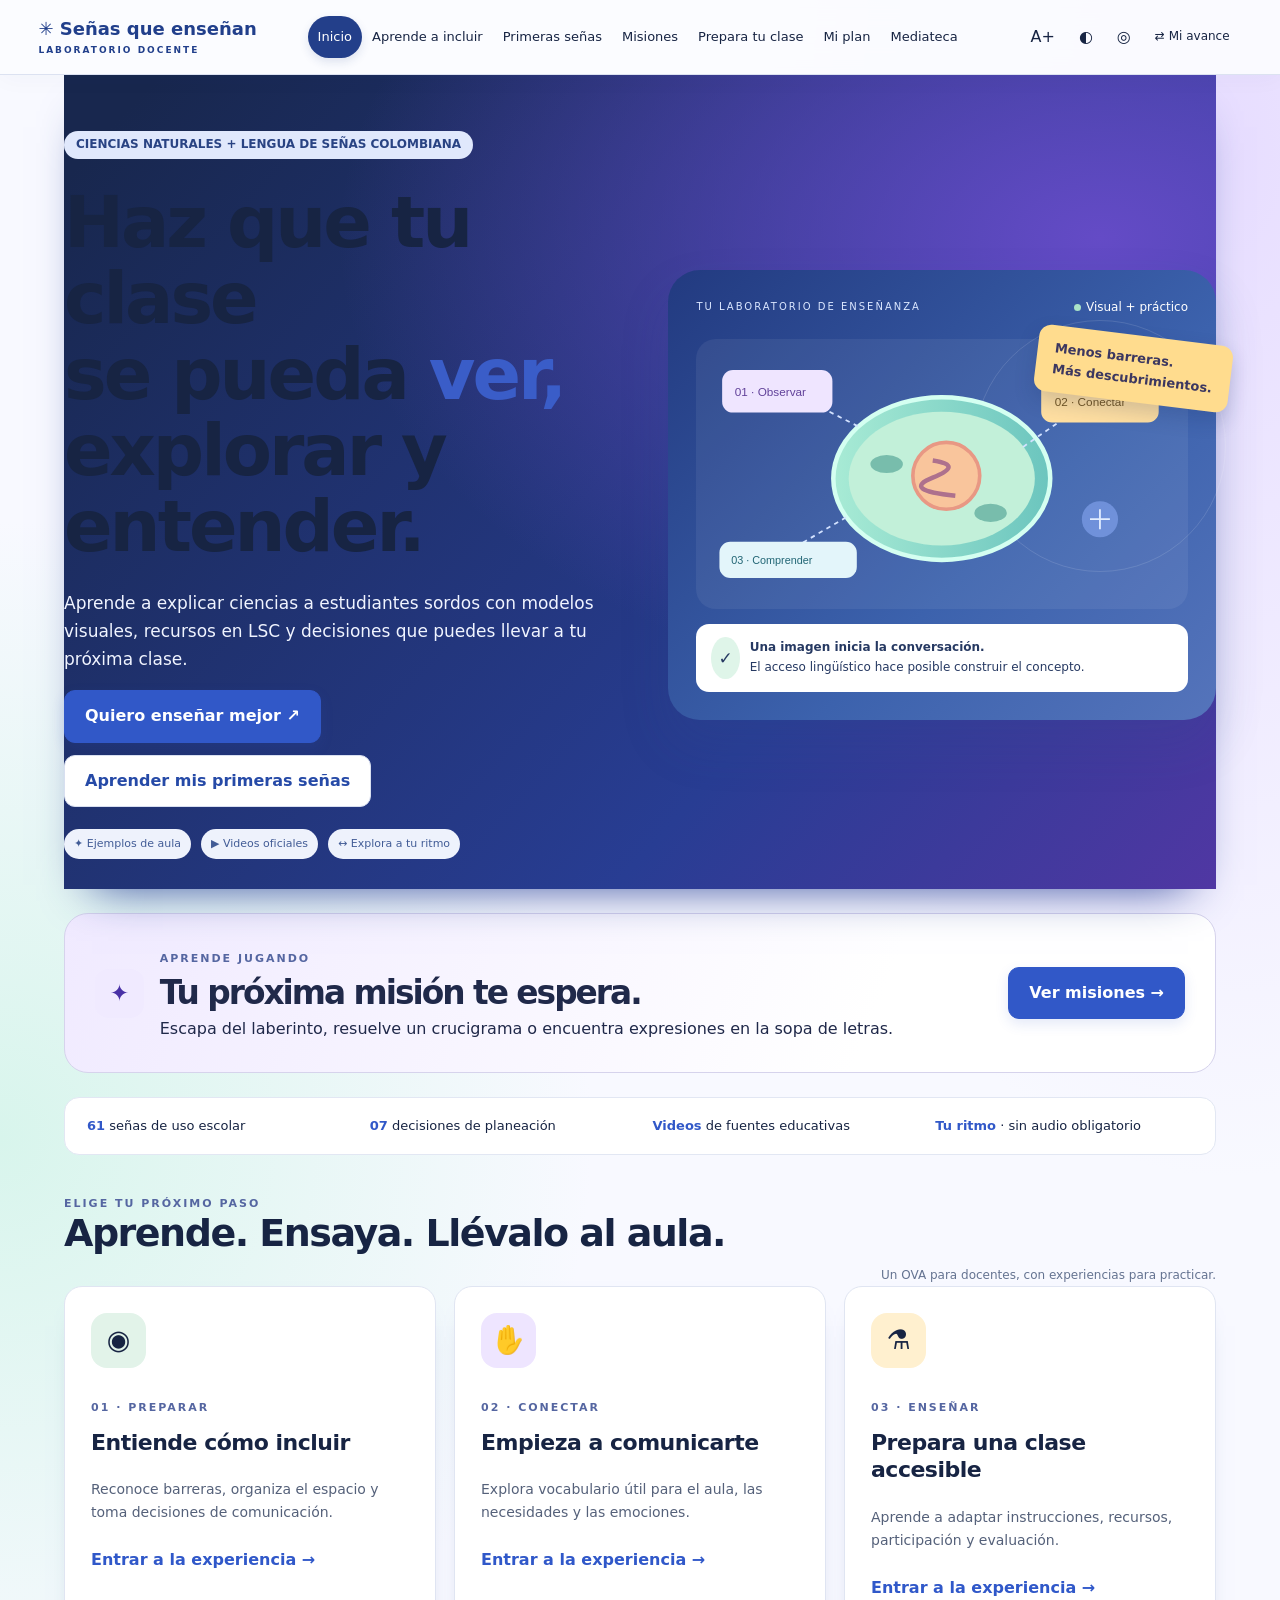
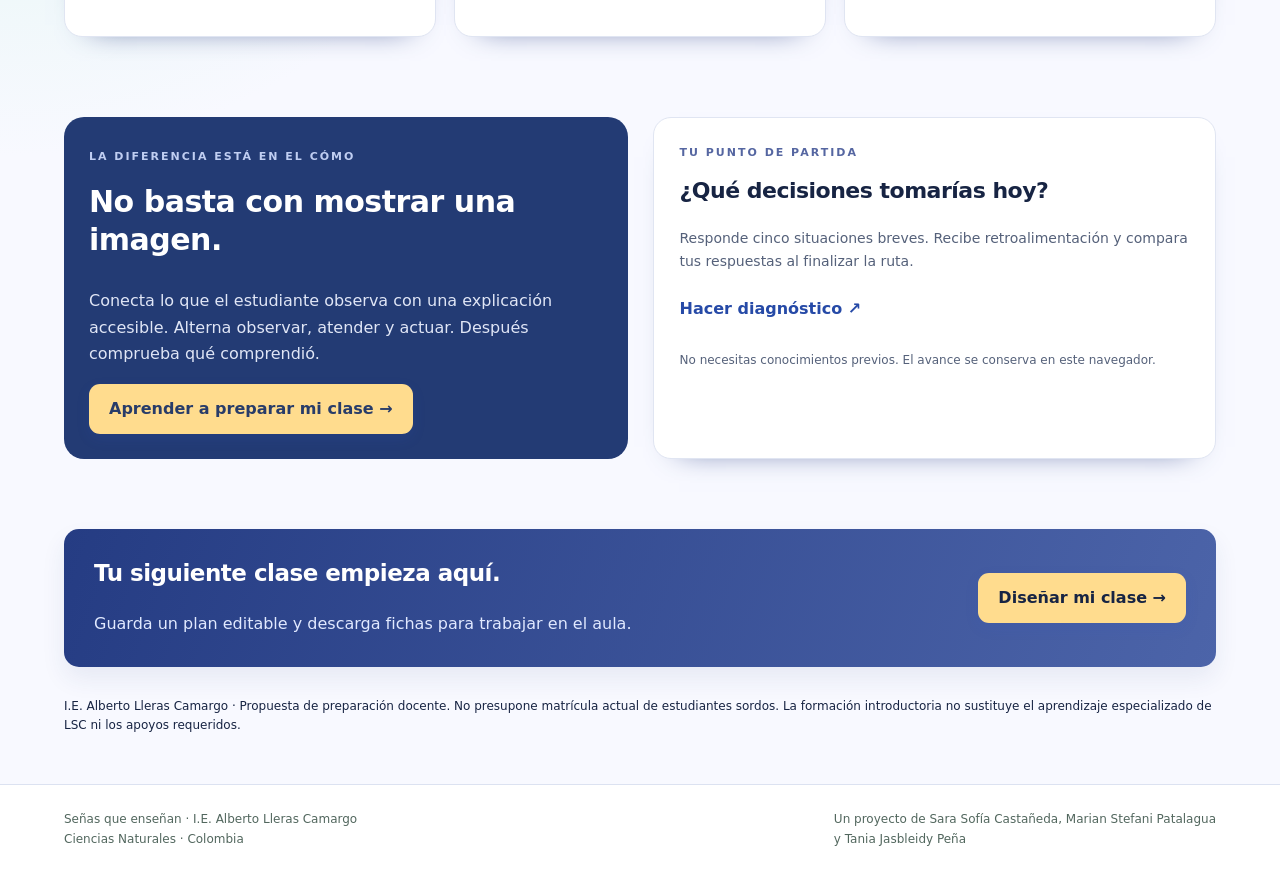
<file: index.html>
<!doctype html><html lang="es"><head><meta charset="utf-8"><meta name="viewport" content="width=device-width,initial-scale=1"><meta name="description" content="Señas que enseñan: laboratorio de preparación docente para Ciencias Naturales inclusivas y acercamiento a la LSC."><title>Señas que enseñan · Laboratorio docente</title><style>
:root{--ink:#163c36;--paper:#f7f6ee;--green:#27594b;--lime:#ddebab;--coral:#f3aa88;--line:#d6ddd1}*{box-sizing:border-box}body{margin:0;background:var(--paper);color:var(--ink);font:16px/1.65 system-ui,sans-serif}button,input,select,textarea{font:inherit}button,a,input,select,textarea{outline-offset:5px}button,a{touch-action:manipulation}button{cursor:pointer}a{color:inherit}header{display:flex;align-items:center;justify-content:space-between;padding:20px 4%;border-bottom:1px solid var(--line);gap:20px}.brand{font-size:19px;font-weight:750;text-decoration:none;line-height:1.15}.brand small{display:block;font-size:10px;letter-spacing:2px;margin-top:6px}nav{display:flex;gap:7px;flex-wrap:wrap}nav button,.tools button{background:none;border:0;padding:9px 12px;color:var(--ink);border-radius:24px}nav button[aria-current=page]{background:var(--green);color:white}.tools{display:flex;gap:3px}.layout{max-width:1400px;margin:auto;padding:0 5%}main{min-height:75vh}h1,h2,h3,p{margin-top:0}h1,h2{line-height:1.08;letter-spacing:-2px}h1{font-size:clamp(44px,5.9vw,80px);font-weight:550;margin-bottom:25px}h2{font-size:clamp(34px,4vw,52px);font-weight:550}h3{line-height:1.25;font-size:23px;letter-spacing:-.5px}.eyebrow{font-size:11px;text-transform:uppercase;letter-spacing:2px;font-weight:750}.hero{display:grid;grid-template-columns:1.1fr 1fr;gap:60px;padding:65px 0 45px;align-items:center}.hero p{max-width:520px;color:#50675e;font-size:18px}.tag{display:inline-block;border:1px solid #bccaba;border-radius:20px;padding:4px 12px;font-size:12px;margin-bottom:25px}.btn{border:1px solid var(--green);border-radius:7px;padding:12px 20px;background:var(--green);color:white;font-weight:650;text-decoration:none;display:inline-block}.btn.light{background:transparent;color:var(--ink)}.actions{display:flex;gap:12px;flex-wrap:wrap}.art{background:#e4ebd7;border-radius:140px 140px 18px 18px;min-height:420px;position:relative;display:grid;place-items:center;overflow:hidden}.art svg{width:100%;max-width:460px}.floating{position:absolute;bottom:22px;left:24px;right:24px;background:#fffdf3;padding:15px 18px;border-radius:12px;font-size:13px}.stats{display:flex;gap:40px;padding:20px 0 32px;border-bottom:1px solid var(--line)}.stats strong{display:block;font-size:25px}.stats span{font-size:12px;color:#52675e}.section{padding:40px 0}.sectionhead{display:flex;justify-content:space-between;align-items:end;gap:20px}.grid{display:grid;grid-template-columns:repeat(3,1fr);gap:18px}.card{background:#fffdf6;border:1px solid var(--line);border-radius:13px;padding:26px}.card .num{font-family:Georgia,serif;font-size:32px;display:block;margin-bottom:20px}.card p{color:#4c625b;font-size:14px}.card button{border:0;background:none;color:var(--green);padding:0;font-weight:700}.pill{font-size:11px;background:#eaf0df;padding:4px 9px;border-radius:15px}.banner{background:var(--ink);color:white;border-radius:15px;padding:30px;display:flex;gap:30px;justify-content:space-between;align-items:center;margin:30px 0}.banner p{margin:0;color:#d8e4d7}.banner .btn{background:var(--lime);color:var(--ink);white-space:nowrap}.pagehead{padding:45px 0 25px;max-width:800px}.pagehead p{color:#50675e}.tabs{display:flex;gap:9px;margin:12px 0 25px;flex-wrap:wrap}.tabs button{padding:9px 17px;border:1px solid var(--line);border-radius:30px;background:white;color:var(--ink)}.tabs button.active{background:var(--ink);color:white}.two{display:grid;grid-template-columns:1fr 1fr;gap:25px}.note{border-left:3px solid var(--coral);padding:12px 18px;background:#fff2e8;margin:20px 0;font-size:14px}.progress{height:7px;background:#dee4d7;border-radius:10px;overflow:hidden;margin:14px 0}.progress span{display:block;height:100%;background:var(--green)}.option{display:block;width:100%;text-align:left;border:1px solid var(--line);padding:15px;margin:10px 0;background:white;border-radius:8px;color:var(--ink)}.option:hover{border-color:var(--green)}.feedback{padding:15px;background:#edf2dc;margin-top:12px;border-radius:8px}label{display:block;margin:14px 0 6px;font-weight:600;font-size:14px}input,select,textarea{width:100%;padding:11px;border:1px solid #a8b8aa;border-radius:6px;background:white;color:var(--ink)}textarea{min-height:90px}.check{display:flex;gap:10px;font-weight:400}.check input{width:18px}.resource{display:block;text-decoration:none;border-bottom:1px solid var(--line);padding:18px 0}.resource strong{display:block}.resource span{font-size:13px;color:#50675e}.science{min-height:300px;background:#e9eddf;border-radius:15px;display:grid;place-items:center;padding:20px}.science svg{width:100%;max-height:310px}.concepts{display:flex;gap:10px;flex-wrap:wrap;margin:20px 0}.concepts button{border:1px solid var(--green);background:white;color:var(--green);padding:9px 15px;border-radius:25px}footer{border-top:1px solid var(--line);padding:25px 5%;font-size:12px;color:#52675e;display:flex;justify-content:space-between;gap:25px}.sr{position:absolute;left:-9999px}.contrast{--paper:#fff;--ink:#092c24;--line:#7b8a7a}.large{font-size:19px}.large p,.large .card p{font-size:18px}details{border-bottom:1px solid var(--line);padding:16px 0}summary{cursor:pointer;font-weight:650}.complete{color:#426441;font-size:12px}video{width:100%;max-height:350px;background:#173a33;border-radius:12px}@media(max-width:900px){header{flex-wrap:wrap}nav{order:3;width:100%}.hero{gap:25px}.grid{grid-template-columns:1fr 1fr}.art{min-height:350px}.tools{margin-left:auto}}@media(max-width:600px){.hero,.two{grid-template-columns:1fr}.hero{padding-top:30px}.art{min-height:330px;order:2}.grid{grid-template-columns:1fr}.stats{gap:25px}.sectionhead,.banner{align-items:start;flex-direction:column}h1{font-size:49px}nav button{font-size:13px;padding:8px}.layout{padding:0 6%}footer{flex-direction:column}}@media(prefers-reduced-motion:reduce){*{scroll-behavior:auto!important}}@media print{header,footer,nav,.actions,.noprint{display:none!important}body{background:white}.layout{padding:0}.card{break-inside:avoid}main{min-height:0}}
</style><link rel="stylesheet" href="upgrade.css"><link rel="stylesheet" href="final-polish.css"><link rel="stylesheet" href="juegos.css"><meta name="theme-color" content="#294b9d"></head><body><a class="sr" href="#main">Saltar al contenido</a><header><a href="#inicio" class="brand">✳ Señas que enseñan<small>LABORATORIO DOCENTE</small></a><nav aria-label="Principal"></nav><div class="tools"><button id="size" aria-label="Aumentar tamaño del texto">A+</button><button id="contrast" aria-label="Cambiar contraste">◐</button></div></header><main id="main" class="layout" tabindex="-1"></main><footer><span>Señas que enseñan · I.E. Alberto Lleras Camargo<br>Ciencias Naturales · Colombia</span><span>Un proyecto de Sara Sofía Castañeda, Marian Stefani Patalagua<br>y Tania Jasbleidy Peña</span></footer><script>
const $=s=>document.querySelector(s),main=$('#main');let data;try{data=JSON.parse(localStorage.getItem('senasOVA')||'{}')}catch{data={}}data.done??=[];const save=()=>localStorage.setItem('senasOVA',JSON.stringify(data));const esc=s=>String(s??'').replace(/[&<>"']/g,c=>({'&':'&amp;','<':'&lt;','>':'&gt;','"':'&quot;',"'":'&#39;'}[c]));let lesson=0,topic=0,qi=0,score=0,mode='diagnostico';const navs=[['inicio','Inicio'],['ruta','Mi ruta'],['ciencias','Aula de ciencias'],['taller','Diseña tu clase'],['recursos','Biblioteca']];const go=p=>location.hash=p;function head(k,t,p){return `<div class="pagehead"><div class="eyebrow">${k}</div><h2>${t}</h2><p>${p}</p></div>`}const art=`<svg viewBox="0 0 470 420" role="img" aria-label="Ilustración de una planta, una célula y conexiones que representan el aprendizaje visual"><circle cx="240" cy="187" r="132" fill="#cedda6"/><path d="M228 305V151M228 230Q137 240 145 163Q219 159 228 230M228 189Q304 197 309 121Q239 116 228 189" fill="#41694e" stroke="#204c3e" stroke-width="5"/><path d="M190 304h80l-10 60h-60z" fill="#eaa083"/><circle cx="101" cy="104" r="49" fill="#fffbed" stroke="#65816a" stroke-width="2"/><ellipse cx="101" cy="104" rx="33" ry="26" fill="#d3dcae"/><circle cx="104" cy="101" r="12" fill="#d88c72"/><path d="M332 250l48-27 48 27v55l-48 27-48-27z" fill="#fff8e8" stroke="#67846b" stroke-width="2"/><circle cx="380" cy="275" r="11" fill="#dd9279"/><path d="M352 275h56M380 247v56" stroke="#386353" stroke-width="3"/><path d="M125 104h87M274 183l66 67" stroke="#68876d" stroke-dasharray="5 7" fill="none"/><text x="63" y="41" font-size="12" fill="#204c3e" font-family="sans-serif">OBSERVAR</text><text x="320" y="368" font-size="12" fill="#204c3e" font-family="sans-serif">CONECTAR</text></svg>`;
const lessons=[{title:'Comprender antes de adaptar',time:'8 min',tag:'Inclusión y diversidad',text:'La sordera no define una única forma de aprender. Las preferencias de comunicación, la trayectoria lingüística y los apoyos varían entre personas. Pregunta al estudiante cómo prefiere comunicarse y acuerda los apoyos con él y con el equipo educativo.',points:[['Identifica la barrera','Una explicación solo oral o un video sin acceso lingüístico puede impedir participar. Analiza el entorno, sin atribuir la dificultad a falta de capacidad.'],['Cuida la interacción','Habla de frente, con buena iluminación y turnos visibles. Evita explicar mientras escribes de espaldas. No supongas que todas las personas sordas leen los labios.'],['Acuerda los apoyos','Los textos, imágenes y subtítulos complementan el acceso. La LSC y la interpretación se planifican según las necesidades del estudiante.']],q:'Vas a recibir a un estudiante sordo. ¿Cuál es tu primer paso?',opts:['Preguntarle por sus preferencias comunicativas y coordinar apoyos.','Hablar más fuerte en todas las clases.','Reducir los objetivos de aprendizaje.'],a:0,why:'La valoración y el diálogo orientan apoyos pertinentes; no se deben asumir necesidades idénticas.'},{title:'Acercarse a una lengua visual',time:'12 min',tag:'Introducción a la LSC',text:'La Lengua de Señas Colombiana es una lengua natural con organización gramatical propia. Las manos, el espacio, la orientación, el movimiento y los componentes no manuales participan en la construcción del significado. No es español representado palabra por palabra ni una lengua universal.',points:[['Observa material auténtico','Consulta el diccionario y los recursos bilingües de INSOR. Mira la secuencia completa, la expresión y el contexto de uso.'],['Aprende con la comunidad','Busca formación con personas sordas y profesionales competentes. Una lista de palabras o el alfabeto manual no equivale a dominar la LSC.'],['Registra sin inventar','Para cada término científico anota su concepto, la fuente y su contexto. Pueden existir variantes regionales; valida con el equipo lingüístico.']],q:'¿Cómo preparar el vocabulario de una clase sobre ecosistemas?',opts:['Inventar un gesto para cada palabra y presentarlo como LSC.','Consultar recursos de INSOR y validar el uso con personas competentes en LSC.','Traducir cada palabra del español con el alfabeto manual.'],a:1,why:'Los conceptos y usos lingüísticos se contrastan con fuentes confiables. La dactilología no sustituye la explicación de los conceptos.'},{title:'Ciencias que se pueden explorar',time:'15 min',tag:'Estrategias y DUA',text:'Define primero qué debe comprender el estudiante. Después ofrece representaciones complementarias: modelos, secuencias de imágenes, texto claro y acceso lingüístico. Da distintas formas de demostrar el mismo aprendizaje, conservando la exigencia conceptual.',points:[['Antes de la clase','Anticipa objetivo, vocabulario y una guía visual. Revisa la accesibilidad de videos y coordina recursos e interpretación cuando se requiera.'],['Durante la experiencia','Separa los tiempos de observar, atender la explicación y registrar. Usa turnos y señales visuales de seguridad; comprueba comprensión con una tarea.'],['Al evaluar','Permite un modelo, esquema rotulado, explicación escrita o en LSC según los apoyos acordados. Usa criterios equivalentes y retroalimentación concreta.']],q:'¿Qué evidencia evalúa mejor la comprensión de una célula?',opts:['Repetir en voz alta una definición.','Copiar muchas palabras sin relacionarlas.','Construir un modelo y explicar las funciones mediante una modalidad accesible.'],a:2,why:'La evidencia debe mostrar relaciones y funciones; el canal de respuesta no debe convertirse en una barrera.'}];
const questions=[['La LSC es…',['Una lengua natural con gramática propia.','Una lengua universal.','Español hecho con gestos.'],0,'La LSC tiene organización lingüística propia y no es universal.'],['Si un estudiante no accede a un video oral…',['Se omite su participación.','Se ofrecen acceso lingüístico y apoyos visuales pertinentes.','Se baja la dificultad del contenido.'],1,'Se transforma la forma de acceso, manteniendo el propósito de aprendizaje.'],['Para conocer los apoyos necesarios conviene…',['Suponer que basta con leer labios.','Usar el mismo apoyo para todos.','Dialogar con el estudiante y coordinar la valoración educativa.'],2,'Las necesidades y preferencias comunicativas son diversas.'],['Una evaluación inclusiva de estados de la materia puede…',['Aceptar un modelo explicado con criterios comunes.','Medir solo la pronunciación.','Eliminar toda evaluación.'],0,'Se evalúa el concepto científico con modalidades accesibles.'],['¿Qué recurso sirve para contrastar vocabulario en LSC?',['Gestos generados automáticamente sin revisión.','El diccionario y repositorio de INSOR.','Una lista de otra lengua de señas asumida como equivalente.'],1,'Es importante revisar la fuente, el contexto y las variantes de la LSC.']];
function render(){const p=location.hash.slice(1)||'inicio';$('nav').innerHTML=navs.map(([id,t])=>`<button ${p===id?'aria-current="page"':''} onclick="go('${id}')">${t}</button>`).join('');if(p==='inicio')home();else if(p==='juegos'&&typeof renderGameHub==='function'&&window.gameHubReady)renderGameHub();else if(p==='ruta')route();else if(p==='ciencias')science();else if(p==='taller')workshop();else if(p==='recursos')resources();else if(p==='quiz')quiz();else if(p==='valoracion')rating();else home()}
function home(){main.innerHTML=`<section class="hero"><div><span class="tag">Para docentes que abren nuevas posibilidades</span><h1>La ciencia también<br>se enseña con<br><em style="font-family:Georgia;font-weight:400">las manos.</em></h1><p>Un espacio para acercarte a la Lengua de Señas Colombiana y transformar tus clases en experiencias más visuales, accesibles y participativas.</p><div class="actions"><button class="btn" onclick="startQuiz('diagnostico')">Descubre tu punto de partida ↗</button><button class="btn light" onclick="go('ruta')">Explorar la ruta</button></div><p style="font-size:12px;margin-top:18px">A tu ritmo · Sin audio obligatorio · Progreso en este navegador</p></div><div class="art">${art}<div class="floating"><strong>Una mirada distinta. El mismo potencial.</strong><br>Comprender la diversidad es el primer paso para enseñar.</div></div></section><div class="stats"><div><strong>03</strong><span>Estaciones de aprendizaje</span></div><div><strong>03</strong><span>Exploradores de ciencias</span></div><div><strong>01</strong><span>Clase lista para diseñar</span></div></div><section class="section"><div class="sectionhead"><div><div class="eyebrow">TU RECORRIDO</div><h2>De la reflexión al aula.</h2></div><p>Pequeños pasos. Decisiones que incluyen.</p></div><div class="grid">${lessons.map((l,i)=>`<article class="card"><span class="num">0${i+1} <span class="pill">${l.time}</span></span><h3>${l.title}</h3><p>${l.tag}</p><button onclick="lesson=${i};go('ruta')">Explorar estación ↗</button></article>`).join('')}</div></section><div class="banner"><div><h3>Tu próxima clase puede abrir más puertas.</h3><p>Convierte un tema de ciencias en un plan accesible y editable.</p></div><button class="btn" onclick="go('taller')">Entrar al taller →</button></div><p style="font-size:13px">Propuesta de preparación institucional. No presupone matrícula actual de estudiantes sordos. Este acercamiento no sustituye la formación especializada en LSC ni los apoyos de interpretación.</p>`}
function route(){let l=lessons[lesson];main.innerHTML=head('RUTA DE APRENDIZAJE','Aprender para incluir.','Explora las tres estaciones, toma una decisión de aula y recibe retroalimentación.')+`<p class="complete">${data.done.length} de 3 estaciones completadas</p><div class="progress"><span style="width:${data.done.length/3*100}%"></span></div><div class="tabs">${lessons.map((l,i)=>`<button class="${i===lesson?'active':''}" onclick="lesson=${i};route()">${data.done.includes(i)?'✓ ':''}0${i+1} · ${l.tag}</button>`).join('')}</div><div class="two"><article class="card"><span class="eyebrow">ESTACIÓN 0${lesson+1} · ${l.time}</span><h2 style="font-size:38px;margin-top:15px">${l.title}</h2><p>${l.text}</p>${l.points.map(([t,p])=>`<details open><summary>${t}</summary><p>${p}</p></details>`).join('')}${lesson===1?'<a class="btn light" href="https://educativo.insor.gov.co/catdiccionario/temario/" target="_blank" rel="noopener">Explorar el diccionario INSOR ↗</a>':''}</article><aside class="card route-challenge"><div class="eyebrow">✦ RETO DE AULA</div><h3 style="margin-top:15px">${l.q}</h3>${l.opts.map((o,i)=>`<button class="option" onclick="lessonAnswer(${i})">${o}</button>`).join('')}<div id="lf" aria-live="polite"></div></aside></div><div class="actions section"><button class="btn light" onclick="go('ciencias')">Explorar Ciencias Naturales</button><button class="btn" onclick="startQuiz('final')">Evaluación de cierre</button></div>`}
function lessonAnswer(i){let l=lessons[lesson],ok=i===l.a;if(ok&&!data.done.includes(lesson)){data.done.push(lesson);save()}$('#lf').innerHTML=`<div class="feedback"><strong>${ok?'✓ Decisión pertinente.':'Revisa tu decisión.'}</strong><p>${l.why}</p>${ok?`<button class="btn" onclick="${lesson<2?'lesson++;route()':"go('taller')"}">${lesson<2?'Siguiente estación →':'Diseñar mi clase →'}</button>`:''}</div>`}
function startQuiz(m){mode=m;qi=0;score=0;if(location.hash==='#quiz')quiz();else go('quiz')}
function quiz(){main.innerHTML=head(mode==='final'?'EVALUACIÓN DE CIERRE':'DIAGNÓSTICO INICIAL',mode==='final'?'Comprueba tus decisiones.':'¿Desde dónde comienzas?','Cinco preguntas de selección única. Es una autoevaluación orientativa, no una certificación en LSC.')+`<div class="card" style="max-width:850px"><span class="eyebrow">PREGUNTA ${qi+1} DE 5</span><div class="progress"><span style="width:${qi*20}%"></span></div><h3>${questions[qi][0]}</h3>${questions[qi][1].map((o,i)=>`<button class="option" onclick="quizAnswer(${i})">${o}</button>`).join('')}<div id="qf" aria-live="polite"></div></div>`}
function quizAnswer(i){main.querySelectorAll('.option').forEach(b=>b.disabled=true);let q=questions[qi],ok=i===q[2];if(ok)score++;$('#qf').innerHTML=`<div class="feedback"><strong>${ok?'✓ Correcto':'Una oportunidad para aprender'}</strong><p>${q[3]}</p><button class="btn" onclick="quizNext()">${qi===4?'Ver resultado':'Continuar →'}</button></div>`}
function quizNext(){if(++qi<5){quiz();return}data[mode]={score,date:new Date().toLocaleDateString('es-CO')};save();main.innerHTML=head('TU RESULTADO',`${score} de 5 decisiones acertadas.`,score<4?'Te recomendamos recorrer las estaciones y volver a intentarlo.':'Continúa aplicando estos criterios en tu planeación.')+`<div class="card"><p>Este resultado refleja conocimientos introductorios, no competencia comunicativa en LSC.</p>${data.diagnostico&&data.final?`<p>Diagnóstico: <strong>${data.diagnostico.score}/5</strong> · Cierre: <strong>${data.final.score}/5</strong>. Comparación individual; no demuestra por sí sola el impacto del proyecto.</p>`:''}<div class="actions"><button class="btn" onclick="go('ruta')">Ir a mi ruta</button><button class="btn light" onclick="go('valoracion')">Valorar el OVA</button></div></div>`}
const topics=[{title:'Ecosistemas',goal:'Explicar relaciones entre componentes bióticos y abióticos de un ecosistema.',labels:['Sol','Agua','Plantas','Descomponedores'],desc:['La luz aporta energía para la fotosíntesis. No todos los organismos obtienen energía directamente del Sol.','El agua es un componente abiótico esencial. Su disponibilidad influye en los organismos del ecosistema.','Las plantas producen materia orgánica mediante fotosíntesis y forman parte de redes alimentarias.','Hongos y bacterias descomponen materia orgánica y contribuyen al reciclaje de nutrientes.'],activity:'Construir una red con tarjetas y flechas rotuladas. Pedir que explique una relación y prediga qué ocurriría si cambia el agua disponible.',svg:'<circle cx="70" cy="55" r="28" fill="#e9b95e"/><path d="M25 230Q120 160 230 220T430 210V290H25" fill="#a8c47f"/><path d="M180 225v-95M180 180q-60 5-53-50q55 0 53 50M180 158q55 3 55-48q-48 0-55 48" fill="#477455" stroke="#315b44" stroke-width="4"/><path d="M285 235q35-38 100-5" fill="none" stroke="#6bafbd" stroke-width="15"/><path d="M100 80l50 47M230 220l65 20" stroke="#496e53" stroke-width="3" stroke-dasharray="6 7"/>'},{title:'La célula',goal:'Relacionar membrana, citoplasma y material genético con sus funciones básicas.',labels:['Membrana','Citoplasma','Material genético'],desc:['La membrana delimita la célula y regula intercambios con el entorno.','El citoplasma es el medio interno donde ocurren numerosos procesos celulares.','El ADN contiene información hereditaria. En células eucariotas gran parte se encuentra en el núcleo; las procariotas no tienen núcleo delimitado.'],activity:'Crear un modelo de célula eucariota con etiquetas. Asociar estructura y función, y aclarar que el modelo no representa todos los tipos celulares.',svg:'<ellipse cx="225" cy="150" rx="165" ry="112" fill="#aac69c" stroke="#315f4b" stroke-width="10"/><ellipse cx="225" cy="150" rx="140" ry="91" fill="#dbe4bd"/><circle cx="220" cy="145" r="43" fill="#dc9c88" stroke="#966c62" stroke-width="3"/><path d="M202 122q40 5 0 25t30 23" stroke="#805a55" fill="none" stroke-width="4"/><ellipse cx="120" cy="140" rx="23" ry="12" fill="#b2c6a1"/><ellipse cx="310" cy="180" rx="23" ry="12" fill="#b2c6a1"/>'},{title:'Estados de la materia',goal:'Distinguir sólido, líquido y gas mediante organización y movilidad de partículas.',labels:['Sólido','Líquido','Gas'],desc:['En un sólido, las partículas están próximas y oscilan alrededor de posiciones relativamente fijas. Tiene forma y volumen definidos.','En un líquido, las partículas permanecen próximas y se desplazan unas respecto de otras. Tiene volumen definido y adopta la forma del recipiente.','En un gas, las partículas están muy separadas y se mueven libremente. Se expande para ocupar el recipiente.'],activity:'Comparar tres modelos de partículas y justificar una clasificación. Observar hielo que se derrite sin confundir el cambio de estado con la desaparición de la materia.',svg:[0,1,2].map((n)=>`<rect x="${20+n*145}" y="45" width="120" height="190" rx="8" fill="#f8f7eb" stroke="#6e8974"/>`+Array.from({length:12},(_,i)=>`<circle cx="${n===0?40+(i%3)*30:n===1?185+(i%3)*30+(i%2)*6:325+(i%3)*35}" cy="${n===0?120+Math.floor(i/3)*27:n===1?130+Math.floor(i/3)*24:70+Math.floor(i/3)*45}" r="7" fill="${['#4b7054','#6c9baf','#cb896f'][n]}"/>`).join('')).join('')}];
function science(){let t=topics[topic];main.innerHTML=head('AULA DE CIENCIAS','Haz visible el concepto.','Exploradores visuales para ensayar decisiones didácticas. Las ilustraciones son modelos simplificados; no representan señas.')+`<div class="tabs">${topics.map((t,i)=>`<button class="${i===topic?'active':''}" onclick="topic=${i};science()">${t.title}</button>`).join('')}</div><div class="two"><div><div class="science"><svg viewBox="0 0 450 300" role="img" aria-label="Modelo visual de ${t.title}">${t.svg}</svg></div><div class="concepts">${t.labels.map((l,i)=>`<button onclick="$('#concept').textContent=topics[topic].desc[${i}]">${l}</button>`).join('')}</div><div id="concept" class="feedback" aria-live="polite">Selecciona un concepto para explorar su función.</div></div><article class="card"><div class="eyebrow">PROPÓSITO DE APRENDIZAJE</div><h3>${t.goal}</h3><h4>Una experiencia accesible</h4><p>${t.activity}</p><h4>Antes de llevarla al aula</h4><p>Anticipa vocabulario, acuerda acceso lingüístico y permite observar el modelo antes de explicar. Usa flechas con etiquetas y verifica la comprensión con una producción del estudiante.</p><button class="btn" onclick="data.plan={...(data.plan||{}),tema:topics[topic].title,objetivo:topics[topic].goal};save();go('taller')">Diseñar con este tema →</button></article></div><div class="banner"><div><h3>De la imagen al acceso lingüístico.</h3><p>Complementa la actividad con materiales auténticos en LSC.</p></div><a class="btn" href="https://educativo.insor.gov.co/edu/course/index.php?categoryid=2" target="_blank" rel="noopener">Ciencias en INSOR ↗</a></div>`}
function workshop(){let p=data.plan||{};main.innerHTML=head('TALLER DE PLANEACIÓN','Una clase. Más formas de participar.','Construye un borrador de clase accesible, guárdalo en este navegador y expórtalo para adaptarlo con tu equipo.')+`<div class="two"><form id="plan" class="card"><label for="tema">Tema</label><input id="tema" name="tema" value="${esc(p.tema)}" placeholder="Ej. Ecosistemas del entorno"><label for="grado">Grado y duración</label><input id="grado" name="grado" value="${esc(p.grado)}" placeholder="Ej. 6.º · 50 minutos"><label for="objetivo">¿Qué debe comprender el estudiante?</label><textarea id="objetivo" name="objetivo">${esc(p.objetivo)}</textarea><label for="barrera">Barrera y preferencias comunicativas por valorar</label><textarea id="barrera" name="barrera" placeholder="Ej. Explicación solo oral; acordar acceso en LSC y apoyos escritos.">${esc(p.barrera)}</textarea><label for="actividad">Secuencia: observar → explorar → explicar</label><textarea id="actividad" name="actividad">${esc(p.actividad)}</textarea><label for="evidencia">Evidencia y criterio de aprendizaje</label><textarea id="evidencia" name="evidencia" placeholder="Ej. Esquema que relaciona tres componentes y explica una interacción.">${esc(p.evidencia)}</textarea><button class="btn" type="submit">Guardar y generar plan →</button><p id="saved" aria-live="polite"></p></form><aside><div class="card"><div class="eyebrow">REVISIÓN DE ACCESIBILIDAD</div><h3>Antes de entrar al aula</h3>${['Objetivo y vocabulario anticipados.','Recursos con texto claro y apoyos visuales.','Acceso lingüístico y apoyos acordados.','Tiempo separado para observar y atender.','Turnos y señales visuales de seguridad.','Opciones de respuesta y criterios equivalentes.'].map((t,i)=>`<label class="check"><input type="checkbox" ${p.checks?.includes(i)?'checked':''} data-check="${i}">${t}</label>`).join('')}<div class="note">Este plan es un apoyo a la planeación docente; no reemplaza la valoración pedagógica ni el PIAR cuando corresponda.</div></div><div id="output" class="card" style="margin-top:18px">${p.tema?planView(p):'Tu plan aparecerá aquí después de guardarlo.'}</div></aside></div>`;$('#plan').onsubmit=e=>{e.preventDefault();data.plan=Object.fromEntries(new FormData(e.target));data.plan.checks=[...main.querySelectorAll('[data-check]:checked')].map(x=>+x.dataset.check);save();$('#output').innerHTML=planView(data.plan);$('#saved').textContent='✓ Plan guardado en este navegador.'}}
function planView(p){return `<h3>${esc(p.tema||'Mi clase inclusiva')}</h3>${['grado','objetivo','barrera','actividad','evidencia'].map(k=>`<p><strong>${({grado:'Grupo y duración',objetivo:'Objetivo',barrera:'Barrera y apoyos',actividad:'Secuencia',evidencia:'Evidencia'})[k]}</strong><br>${esc(p[k]||'Por completar').replace(/\n/g,'<br>')}</p>`).join('')}<p>${p.checks?.length||0}/6 criterios de accesibilidad revisados.</p><div class="actions noprint"><button class="btn light" onclick="download('plan-clase.txt',planText())">Descargar plan</button><button class="btn light" onclick="print()">Imprimir / PDF</button></div>`}
function planText(){let p=data.plan||{};return 'SEÑAS QUE ENSEÑAN · PLAN DOCENTE\n\n'+Object.entries(p).filter(([k])=>k!=='checks').map(([k,v])=>k.toUpperCase()+': '+v).join('\n\n')+'\n\nCriterios revisados: '+(p.checks?.length||0)+'/6.'}
function download(name,text){let a=document.createElement('a');a.href=URL.createObjectURL(new Blob([text],{type:'text/plain;charset=utf-8'}));a.download=name;a.click();setTimeout(()=>URL.revokeObjectURL(a.href),1000)}
function resources(){main.innerHTML=head('BIBLIOTECA CURADA','Fuentes para seguir aprendiendo.','Recursos externos de consulta. La LSC se aprende con materiales auténticos y participación de la comunidad sorda.')+`<div class="two"><article class="card"><h3>LSC y recursos de aula</h3>${[['https://educativo.insor.gov.co/catdiccionario/temario/','Diccionario temático de LSC · INSOR','Explora vocabulario por campos temáticos.'],['https://educativo.insor.gov.co/catdiccionario/regiones/','Variantes regionales · INSOR','Reconoce la diversidad de uso dentro de Colombia.'],['https://educativo.insor.gov.co/edu/course/index.php?categoryid=2','Ciencias Naturales · INSOR Educativo','Accede al repositorio de recursos educativos.'],['https://conecta.insor.gov.co/','INSOR Conecta','Orientaciones, publicaciones y contenidos accesibles.']].map(([u,t,d])=>`<a class="resource" href="${u}" target="_blank" rel="noopener"><strong>${t} ↗</strong><span>${d}</span></a>`).join('')}<div class="note">Observa el video en su fuente, registra concepto, contexto y variante. No uses imágenes estáticas de manos como sustituto de una seña completa.</div></article><article class="card"><h3>Diseño y marco de referencia</h3><a class="resource" href="https://udlguidelines.cast.org/" target="_blank" rel="noopener"><strong>CAST · Pautas DUA 3.0 ↗</strong><span>Opciones de implicación, representación y acción y expresión. Recurso en inglés.</span></a><a class="resource" href="https://www.funcionpublica.gov.co/eva/gestornormativo/norma.php?i=87040" target="_blank" rel="noopener"><strong>Decreto 1421 de 2017 ↗</strong><span>Atención educativa, apoyos, ajustes razonables y PIAR.</span></a><details><summary>Normas citadas en el proyecto</summary><p>Ley 982 de 2005: equiparación de oportunidades para personas sordas y sordociegas.<br>Ley 1618 de 2013: garantía del ejercicio de derechos de personas con discapacidad.</p></details><details><summary>Alcance y evaluación del proyecto</summary><p>El OVA responde a una propuesta de preparación docente de la I.E. Alberto Lleras Camargo. No presenta resultados de encuestas no realizadas ni afirma una matrícula actual de estudiantes sordos. Las actividades y los exploradores son desarrollos didácticos complementarios al documento base.</p></details><button class="btn light" onclick="go('valoracion')">Valorar claridad y utilidad →</button></article></div><section class="section"><h3>Bitácora de vocabulario</h3><p>Registra términos que quieras contrastar en LSC. Esta bitácora no traduce ni genera señas.</p><label for="notes">Concepto · fuente · contexto · preguntas para validar</label><textarea id="notes">${esc(data.notes)}</textarea><button class="btn" onclick="data.notes=$('#notes').value;save();$('#ns').textContent='✓ Bitácora guardada.'">Guardar bitácora</button> <button class="btn light" onclick="download('bitacora-lsc.txt',$('#notes').value)">Descargar</button><span id="ns" aria-live="polite"></span></section>`}
function rating(){main.innerHTML=head('VALORACIÓN DOCENTE','Tu mirada mejora este espacio.','Valora la claridad, pertinencia y utilidad del OVA. No se solicitan nombres ni datos de estudiantes.')+`<form id="rating" class="card" style="max-width:750px">${['Claridad de los contenidos','Facilidad de navegación','Utilidad para planear Ciencias Naturales','Pertinencia de los recursos'].map((t,i)=>`<label for="r${i}">${t}</label><select id="r${i}" name="${t}" required><option value="">Selecciona una valoración</option>${[1,2,3,4,5].map(n=>`<option>${n} · ${['Muy baja','Baja','Media','Alta','Muy alta'][n-1]}</option>`).join('')}</select>`).join('')}<label for="comment">¿Qué mejorarías?</label><textarea id="comment" name="Comentario"></textarea><p style="font-size:13px">Las respuestas permanecen en este navegador. No se envían a las autoras. Puedes descargar el registro y compartirlo por el canal que acuerdes con ellas.</p><button class="btn" type="submit">Guardar valoración</button><div id="rf" aria-live="polite"></div></form>`;$('#rating').onsubmit=e=>{e.preventDefault();data.rating=Object.fromEntries(new FormData(e.target));save();$('#rf').innerHTML='<p>✓ Valoración guardada localmente.</p><button type="button" class="btn light" onclick="download(\'valoracion-ova.json\',JSON.stringify(data.rating,null,2))">Descargar respuestas</button>'}}
$('#size').onclick=()=>{document.body.classList.toggle('large');$('#size').setAttribute('aria-pressed',document.body.classList.contains('large'))};$('#contrast').onclick=()=>{document.body.classList.toggle('contrast');$('#contrast').setAttribute('aria-pressed',document.body.classList.contains('contrast'))};addEventListener('hashchange',()=>{render();scrollTo(0,0);main.focus()});render();
</script><script src="upgrade.js"></script><script src="teacher-training.js"></script><script src="signs-data.js"></script><script src="lsc-expanded.js"></script><script src="final-polish.js"></script><script src="tableros.js"></script><script src="juegos.js"></script></body></html>
</file>
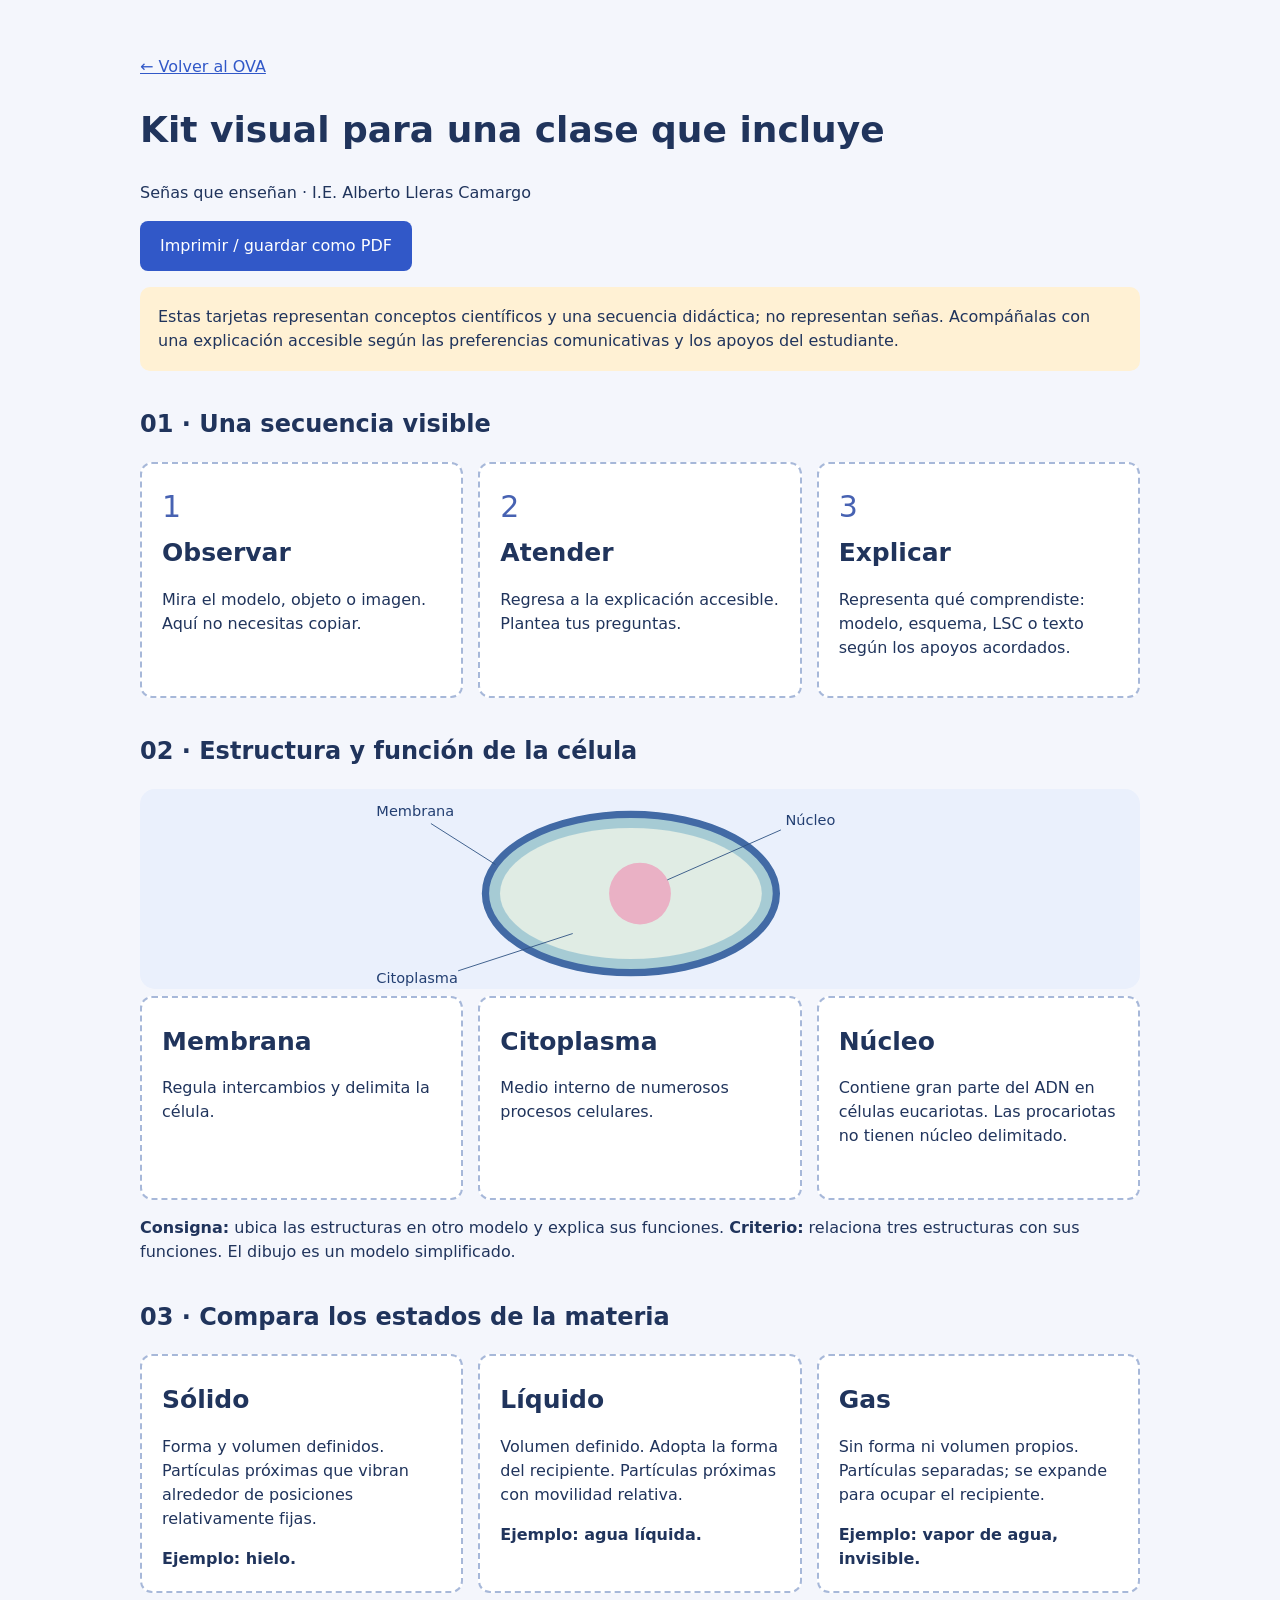
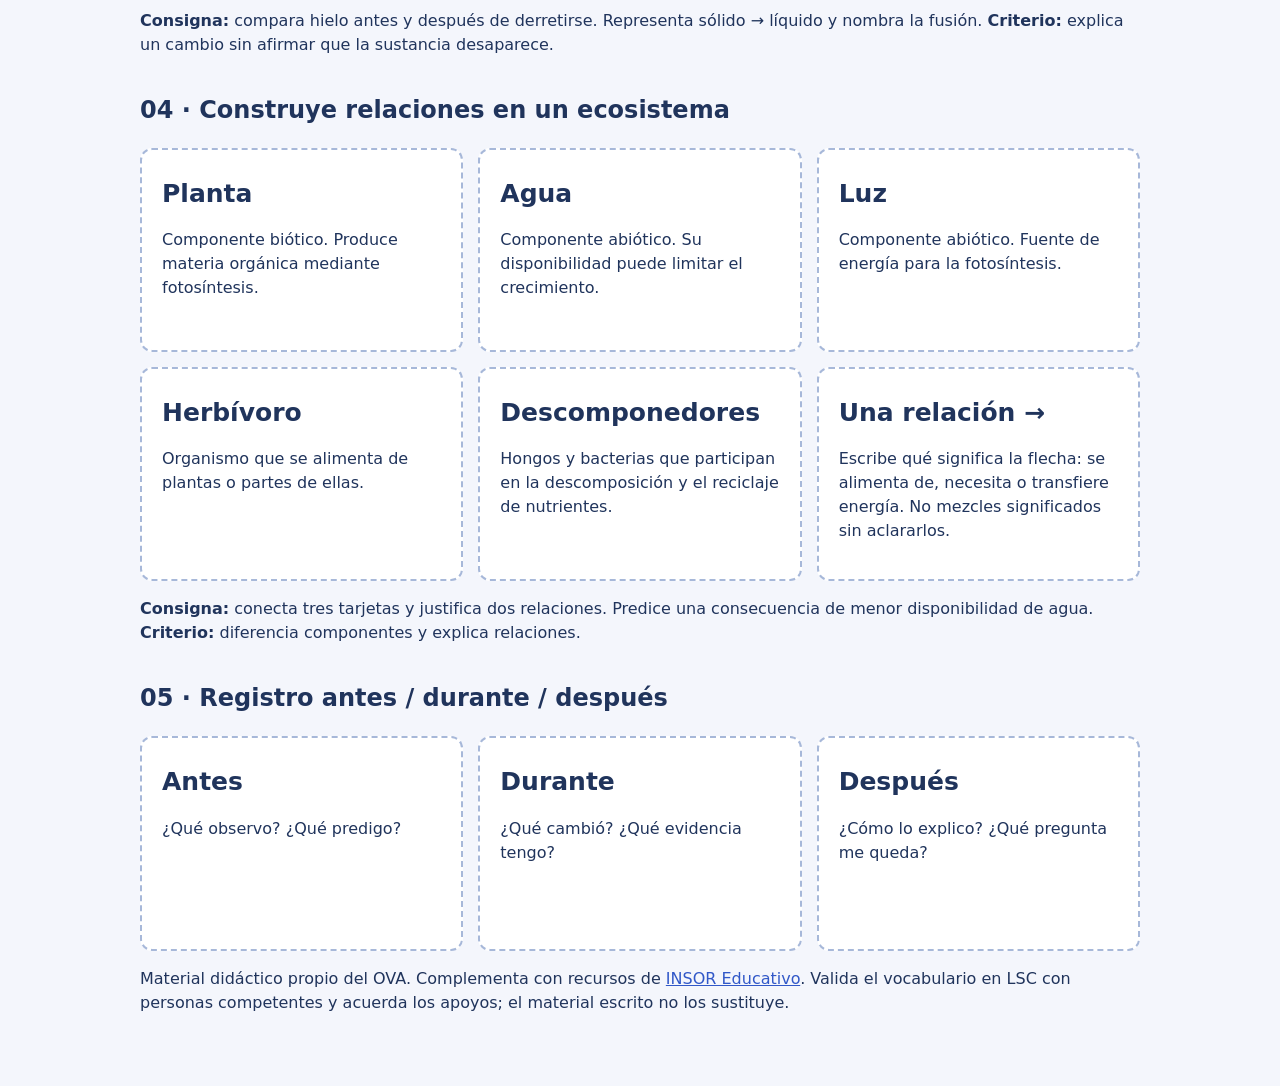
<file: kit-aula.html>
<!doctype html><html lang="es"><head><meta charset="utf-8"><meta name="viewport" content="width=device-width,initial-scale=1"><title>Kit visual · Señas que enseñan</title><style>body{font:16px/1.5 system-ui;color:#20345c;max-width:1000px;margin:35px auto;padding:20px;background:#f4f6fc}h1{font-size:36px}h2{margin-top:35px}.grid{display:grid;grid-template-columns:repeat(3,1fr);gap:15px}.card{border:2px dashed #a7b8d9;border-radius:12px;padding:20px;background:white;min-height:160px;break-inside:avoid}.card h3{font-size:25px;margin:5px 0}.num{font-size:30px;color:#4762b2}svg{width:100%;height:200px;background:#eaf0fc;border-radius:15px}button{padding:13px 20px;background:#3158c8;color:white;border:0;border-radius:8px;font:inherit;cursor:pointer}.note{background:#fff1d4;padding:18px;border-radius:10px}section{break-inside:avoid}a{color:#3158c8}@media(max-width:600px){.grid{grid-template-columns:1fr}}@media print{body{background:white;margin:0;padding:0;font-size:12px}button,.back{display:none}.grid{grid-template-columns:repeat(3,1fr)}.card{min-height:130px;padding:12px}h1{font-size:26px}h2{font-size:21px}section{page-break-inside:avoid}svg{height:160px}}</style></head><body><a class="back" href="index.html#recursos">← Volver al OVA</a><h1>Kit visual para una clase que incluye</h1><p>Señas que enseñan · I.E. Alberto Lleras Camargo</p><button onclick="print()">Imprimir / guardar como PDF</button><p class="note">Estas tarjetas representan conceptos científicos y una secuencia didáctica; no representan señas. Acompáñalas con una explicación accesible según las preferencias comunicativas y los apoyos del estudiante.</p><section><h2>01 · Una secuencia visible</h2><div class="grid"><div class="card"><span class="num">1</span><h3>Observar</h3><p>Mira el modelo, objeto o imagen. Aquí no necesitas copiar.</p></div><div class="card"><span class="num">2</span><h3>Atender</h3><p>Regresa a la explicación accesible. Plantea tus preguntas.</p></div><div class="card"><span class="num">3</span><h3>Explicar</h3><p>Representa qué comprendiste: modelo, esquema, LSC o texto según los apoyos acordados.</p></div></div></section><section><h2>02 · Estructura y función de la célula</h2><svg viewBox="0 0 600 220" role="img" aria-label="Célula eucariota rotulada con membrana, citoplasma y núcleo"><ellipse cx="290" cy="115" rx="160" ry="87" fill="#a6cbd4" stroke="#426aa5" stroke-width="8"/><ellipse cx="290" cy="115" rx="144" ry="72" fill="#e0ece4"/><circle cx="300" cy="115" r="34" fill="#eab1c5"/><path d="M141 83L70 38M226 159L100 200M330 100l125-55" stroke="#315484" fill="none"/><text x="10" y="30" font-size="16" fill="#233f72">Membrana</text><text x="10" y="213" font-size="16" fill="#233f72">Citoplasma</text><text x="460" y="40" font-size="16" fill="#233f72">Núcleo</text></svg><div class="grid"><div class="card"><h3>Membrana</h3><p>Regula intercambios y delimita la célula.</p></div><div class="card"><h3>Citoplasma</h3><p>Medio interno de numerosos procesos celulares.</p></div><div class="card"><h3>Núcleo</h3><p>Contiene gran parte del ADN en células eucariotas. Las procariotas no tienen núcleo delimitado.</p></div></div><p><strong>Consigna:</strong> ubica las estructuras en otro modelo y explica sus funciones. <strong>Criterio:</strong> relaciona tres estructuras con sus funciones. El dibujo es un modelo simplificado.</p></section><section><h2>03 · Compara los estados de la materia</h2><div class="grid"><div class="card"><h3>Sólido</h3><p>Forma y volumen definidos. Partículas próximas que vibran alrededor de posiciones relativamente fijas.</p><strong>Ejemplo: hielo.</strong></div><div class="card"><h3>Líquido</h3><p>Volumen definido. Adopta la forma del recipiente. Partículas próximas con movilidad relativa.</p><strong>Ejemplo: agua líquida.</strong></div><div class="card"><h3>Gas</h3><p>Sin forma ni volumen propios. Partículas separadas; se expande para ocupar el recipiente.</p><strong>Ejemplo: vapor de agua, invisible.</strong></div></div><p><strong>Consigna:</strong> compara hielo antes y después de derretirse. Representa sólido → líquido y nombra la fusión. <strong>Criterio:</strong> explica un cambio sin afirmar que la sustancia desaparece.</p></section><section><h2>04 · Construye relaciones en un ecosistema</h2><div class="grid"><div class="card"><h3>Planta</h3><p>Componente biótico. Produce materia orgánica mediante fotosíntesis.</p></div><div class="card"><h3>Agua</h3><p>Componente abiótico. Su disponibilidad puede limitar el crecimiento.</p></div><div class="card"><h3>Luz</h3><p>Componente abiótico. Fuente de energía para la fotosíntesis.</p></div><div class="card"><h3>Herbívoro</h3><p>Organismo que se alimenta de plantas o partes de ellas.</p></div><div class="card"><h3>Descomponedores</h3><p>Hongos y bacterias que participan en la descomposición y el reciclaje de nutrientes.</p></div><div class="card"><h3>Una relación →</h3><p>Escribe qué significa la flecha: se alimenta de, necesita o transfiere energía. No mezcles significados sin aclararlos.</p></div></div><p><strong>Consigna:</strong> conecta tres tarjetas y justifica dos relaciones. Predice una consecuencia de menor disponibilidad de agua. <strong>Criterio:</strong> diferencia componentes y explica relaciones.</p></section><section><h2>05 · Registro antes / durante / después</h2><div class="grid"><div class="card"><h3>Antes</h3><p>¿Qué observo? ¿Qué predigo?</p><br><br></div><div class="card"><h3>Durante</h3><p>¿Qué cambió? ¿Qué evidencia tengo?</p><br><br></div><div class="card"><h3>Después</h3><p>¿Cómo lo explico? ¿Qué pregunta me queda?</p><br><br></div></div></section><p>Material didáctico propio del OVA. Complementa con recursos de <a href="https://educativo.insor.gov.co/">INSOR Educativo</a>. Valida el vocabulario en LSC con personas competentes y acuerda los apoyos; el material escrito no los sustituye.</p></body></html>
</file>
<file: upgrade.css>
:root{--ink:#172443;--paper:#f4f6fc;--green:#3058c9;--lime:#ffe8a3;--coral:#ffb393;--line:#dce2f1;--teal:#116b70;--purple:#7957c4}body{background:radial-gradient(ellipse at 95% 0,#e0e8ff 0,transparent 37%),var(--paper);color:var(--ink)}header{position:sticky;top:0;background:#fbfcffed;backdrop-filter:blur(15px);z-index:10;padding:15px 3%;box-shadow:0 4px 25px #22365c08}.brand{font-size:18px;color:#213f8b}.brand small{font-size:9px}.tools{gap:0}nav{gap:0}nav button{font-size:13px;padding:9px 10px}nav button[aria-current=page]{background:#233f8a;box-shadow:0 4px 10px #203c8a22}.layout{max-width:1450px;padding:0 5%}.hero2{position:relative;display:grid;grid-template-columns:1.04fr 1fr;gap:35px;padding:55px 0 30px;align-items:center}.hero2 h1{font-size:clamp(45px,5.6vw,75px);font-weight:780;letter-spacing:-3px;line-height:1.06}.gradient-word{color:#3a5dc8}.hero2 p{color:#53617d;max-width:550px;font-size:17px}.hero2 .tag{border:0;background:#e0e8fc;color:#294383;font-weight:650}.btn{background:#3158c8;border-color:#3158c8;border-radius:11px;box-shadow:0 5px 13px #3158c821;transition:transform .18s,box-shadow .18s}.btn:hover{transform:translateY(-2px);box-shadow:0 8px 18px #3158c830}.btn.light{background:white;color:#264aa7;border-color:#d8dff0;box-shadow:none}.hero-board{position:relative;background:linear-gradient(135deg,#223a80,#3c62ad 60%,#5574bb);border-radius:32px;padding:28px;min-height:430px;box-shadow:0 25px 50px #344e8d28;isolation:isolate}.hero-board:before{content:'';position:absolute;width:250px;height:250px;border:1px solid #ffffff20;border-radius:50%;right:-10px;top:50px;z-index:-1}.board-tag{color:#dbe7ff;letter-spacing:2px;font-size:10px}.board-top{display:flex;justify-content:space-between;align-items:center;color:white;font-size:12px}.live-dot{display:inline-block;background:#a9e2c7;width:7px;height:7px;border-radius:50%;margin-right:5px}.board-graphic{background:#ffffff10;border-radius:20px;margin:22px 0 15px;padding:13px}.board-graphic svg{width:100%;height:235px}.board-bottom{display:flex;align-items:center;gap:10px;background:#fff;border-radius:13px;padding:13px 15px;color:#263962;font-size:12px}.board-bottom .circle{background:#dff5e9;border-radius:50%;padding:7px;font-size:17px}.sticker{position:absolute;right:-15px;top:65px;transform:rotate(7deg);background:#ffdc8e;color:#3c3760;padding:12px 17px;border-radius:12px;box-shadow:0 9px 20px #152d6230;font-size:13px;font-weight:700}.strip{display:flex;gap:25px;align-items:center;padding:17px 22px;background:#fff;border:1px solid #e2e7f3;border-radius:15px;margin:20px 0 35px;font-size:13px;flex-wrap:wrap}.strip span{flex:1;min-width:140px}.strip strong{color:#3158c8}.grid .card{box-shadow:0 8px 24px #263b6207}.card{background:white;border:1px solid #e0e5f2;border-radius:18px;box-shadow:0 7px 24px #223b6606}.card h3{font-size:22px}.color-card{position:relative;overflow:hidden;padding:26px;cursor:pointer;text-align:left;transition:transform .2s}.color-card:hover{transform:translateY(-5px)}.color-card .iconbox{width:55px;height:55px;border-radius:16px;display:grid;place-items:center;font-size:27px;margin-bottom:25px}.color-card:nth-child(1) .iconbox{background:#e2f3e9}.color-card:nth-child(2) .iconbox{background:#eee5ff}.color-card:nth-child(3) .iconbox{background:#fff0cf}.card p{color:#55617a}.sectionhead h2{font-size:38px;letter-spacing:-1.5px;font-weight:750}.eyebrow{color:#5566a1}.banner{background:linear-gradient(110deg,#253c83,#4c64a9);box-shadow:0 12px 25px #293f7a15}.banner h3{color:white}.banner p{color:#e1e9ff}.banner .btn{background:#ffdc8e;border:0}.pill{background:#eaf0fc;color:#365099}.pagehead h2{font-weight:750;letter-spacing:-1.5px}.pagehead{max-width:900px}.tabs button.active{background:#2b4796;border-color:#2b4796}.tabs button{font-weight:600;font-size:14px}.kicker{font-size:12px;color:#647391}.mini{font-size:12px!important;line-height:1.55}.purple{color:#7553b0}.padded{padding:25px}.inkpanel{background:#233b74;color:white;border-radius:20px;padding:25px}.inkpanel h3{color:white}.inkpanel p{color:#e0e6f6}.three{display:grid;grid-template-columns:repeat(3,1fr);gap:18px}.four{display:grid;grid-template-columns:repeat(4,1fr);gap:15px}.topic-picker{display:flex;gap:12px;margin:15px 0 30px;flex-wrap:wrap}.topic-picker button{flex:1;min-width:150px;padding:17px;border:1px solid #d4dff1;background:white;border-radius:15px;text-align:left;color:var(--ink)}.topic-picker button.active{border:2px solid #4263c5;background:#eef2ff;padding:16px}.topic-picker strong{display:block;font-size:18px}.topic-picker span{font-size:12px}.stepbar{display:flex;gap:7px;flex-wrap:wrap;margin:25px 0}.stepbar button{border:1px solid #d6dff3;background:white;border-radius:10px;padding:11px;color:#536282;flex:1;min-width:100px;font-size:13px}.stepbar button.active{background:#294b9d;color:white}.teacher-line{font-family:Georgia,serif;font-size:22px;color:#203c76;padding:20px;border-left:4px solid #8b79d4;background:#f4f1fb;border-radius:0 12px 12px 0;margin:18px 0}.stage-label{display:flex;justify-content:space-between;font-size:11px;letter-spacing:1px;color:#6076aa}.activity-panel{background:#edf3ff;border-radius:18px;padding:23px}.media-box{border-radius:17px;background:#172749;padding:15px;color:#edf2ff}.media-box h3{color:white}.media-placeholder{min-height:230px;display:grid;place-items:center;background:radial-gradient(circle at 50%,#536aa4,#243b70);border-radius:12px;text-align:center;padding:28px}.play{background:#ffdc8e!important;color:#263b66!important;border:0;border-radius:50%;width:64px;height:64px;font-size:24px;margin:10px}.video-frame{width:100%;aspect-ratio:16/9;border:0;border-radius:12px;background:#132340}.media-links{font-size:12px;display:flex;justify-content:space-between;gap:10px;margin-top:10px}.media-links a{color:inherit}.media-note{color:#c3d1ed;font-size:11px;margin:9px 0 0}.flash{border:1px solid #dce4f2;border-radius:15px;padding:20px;background:#fff;text-align:left;color:#1e3158}.flash.active{border:2px solid #3b61c7;background:#eef2ff;padding:19px}.flash .emoji{display:block;font-size:25px;margin-bottom:10px}.flash strong{display:block}.flash small{color:#62728e}.param{width:100%;background:white;border:1px solid #dce3f2;color:#213c75;padding:13px 15px;border-radius:12px;text-align:left;margin:5px 0}.param.active{background:#eaf0ff;border-color:#5471c5}.param .param-icon{display:inline-grid;width:30px;height:30px;background:#e8def9;border-radius:9px;place-items:center;margin-right:10px}.sim-container{background:linear-gradient(145deg,#e4efff,#f0eafa);border:1px solid #d8e2f5;border-radius:18px;padding:20px;overflow:hidden}.sim-container svg{width:100%;height:300px;display:block}.controls{display:flex;gap:8px;flex-wrap:wrap;align-items:center;margin-top:15px}.controls button{padding:8px 13px;border:1px solid #b9c9e6;color:#284884;border-radius:9px;background:white;font-size:13px}.controls button.active{background:#3457ae;color:white}.sim-caption{background:#fff;padding:14px;border-radius:12px;min-height:70px;font-size:14px;margin:15px 0 0}.particle{transform-box:fill-box;transform-origin:center;animation:jiggle 1s infinite alternate ease-in-out}.particle.gas{animation:gasmove 3s infinite alternate ease-in-out}.particle.liquid{animation:liquidmove 2s infinite alternate ease-in-out}.paused .particle{animation-play-state:paused}.motion-off .particle{animation:none!important}@keyframes jiggle{to{transform:translate(2px,-2px)}}@keyframes gasmove{to{transform:translate(15px,-22px)}}@keyframes liquidmove{to{transform:translate(7px,-7px)}}.hotspot{cursor:pointer}.hotspot:hover{filter:brightness(1.08)}.comparison{display:grid;grid-template-columns:1fr 1fr;gap:16px;margin:20px 0}.comparison>div{padding:21px;border-radius:14px;background:#fff1ef}.comparison>div+div{background:#eaf5ee}.comparison h4{margin:0 0 10px}.comparison p{font-size:14px;margin:0}.game-choice{display:flex;flex-wrap:wrap;gap:8px;margin:10px 0}.game-choice button{padding:10px 15px;border:1px solid #cdd7ec;border-radius:10px;background:white;color:#274787}.game-choice button.selected{background:#dde7ff;border-color:#4765b6}.score-badge{background:#e3edfc;color:#31508a;font-weight:700;padding:5px 12px;border-radius:20px;font-size:12px}.sourcebox{background:#fff7e6;border:1px solid #efdeae;border-radius:16px;padding:20px;margin:24px 0}.sourcebox p{font-size:13px}.focus .hide-focus{display:none!important}.focus .layout{max-width:1100px}.contrast{--paper:#fff;--ink:#10234a;--line:#7c8daf}.contrast p{color:#263a5c}.large .mini{font-size:15px!important}footer{background:white;margin-top:50px}.resource strong{color:#2f4d91}.progress span{background:linear-gradient(90deg,#5478d5,#9175cf)}.bottom-actions{display:flex;justify-content:space-between;gap:15px;margin:25px 0}.btn:disabled{opacity:.6;cursor:default}.option:disabled{cursor:default}.badge-row{display:flex;gap:10px;flex-wrap:wrap}.badge-row span{font-size:11px;padding:6px 10px;border-radius:20px;background:#eef2fc;color:#425c96}@media(max-width:1100px){header{flex-wrap:wrap}nav{order:3;justify-content:center;width:100%}.tools{margin-left:auto}.four{grid-template-columns:repeat(2,1fr)}}@media(max-width:700px){.hero2{grid-template-columns:1fr;padding-top:30px}.hero2 h1{font-size:48px;letter-spacing:-2px}.hero-board{min-height:360px;padding:20px}.board-graphic svg{height:205px}.sticker{right:0}.three,.comparison{grid-template-columns:1fr}.two{grid-template-columns:1fr}.four{gap:10px}.stepbar button{min-width:90px}.sim-container svg{height:250px}.pagehead{padding-top:30px}header{position:static}.hero2 p{font-size:16px}.strip{gap:12px}.layout{padding:0 5%}nav button{font-size:12px;padding:8px 7px}.card{padding:21px}}@media(prefers-reduced-motion:reduce){.particle{animation:none!important}.btn,.color-card{transition:none}}@media print{.hide-print,.stepbar,.topic-picker,.sim-container,.media-box,.tools{display:none!important}.card,.inkpanel{box-shadow:none;background:white;color:#172443}.inkpanel p{color:#172443}.two{display:block}.teacher-line{font-size:18px}}
.focus nav,.focus footer{display:none}.focus .hero-board{opacity:.8}@media(max-width:600px){.four[style]{grid-template-columns:repeat(2,1fr)!important}.large .hero2 h1{font-size:44px}}
.prep-intro{display:flex;justify-content:space-between;align-items:center;gap:25px;padding:22px;background:#e9effe;border:1px solid #d6e0f9;border-radius:15px;font-size:14px}.prep-steps{display:grid;grid-template-columns:repeat(7,1fr);gap:8px;margin:25px 0}.prep-steps button{background:white;border:1px solid #d6dff1;color:#435e97;border-radius:12px;padding:12px 6px;font-size:12px}.prep-steps button span{display:block;font-size:20px;font-weight:700}.prep-steps button.active{background:#2c4fa2;color:white;border-color:#2c4fa2}.prep-layout{display:grid;grid-template-columns:1.05fr 1fr;gap:24px}.prep-purpose{color:#304b8c!important;font-weight:600}.instruction-recipe{display:flex;gap:7px;flex-wrap:wrap;margin:15px 0}.instruction-recipe span{background:white;padding:6px 10px;border:1px solid #cdd9f4;border-radius:7px;font-size:12px}.room-demo svg{display:block;width:100%;height:auto;margin-top:15px}.catalogue-controls{display:flex;gap:15px;align-items:end;flex-wrap:wrap;margin:20px 0}.catalogue-controls>div{flex:1;min-width:170px}.sign-browser{display:grid;grid-template-columns:minmax(0,1fr) minmax(320px,.85fr);gap:25px;align-items:start}.sign-grid{display:grid;grid-template-columns:repeat(3,1fr);gap:12px;max-height:670px;overflow:auto;padding:2px 8px 10px 2px}.sign-grid .flash{min-height:120px;padding:15px}.sign-grid .flash.active{padding:14px}.sign-detail{position:sticky;top:110px}.native-sign{width:100%;aspect-ratio:16/9;background:#1a2a4b;border-radius:12px;display:block}.sign-use{padding:20px;background:white;border-radius:0 0 15px 15px;border:1px solid #e0e5f2}.sign-use p{font-size:14px}.countline{font-size:13px;color:#4a6192}.category-label{font-size:10px;text-transform:uppercase;letter-spacing:1px;color:#63759c}.catalogue-empty{grid-column:1/-1;padding:20px}.practice-pill{border:1px solid #d7e0f4;border-radius:20px;background:white;color:#3a5795;padding:7px 12px;font-size:12px}.practice-pill.active{background:#e1eafb}.sign-detail .media-box{border-radius:16px 16px 0 0}.scenario-card{background:#edf2fd;padding:20px;border-radius:15px}.scenario-card h4{margin-top:0}.sign-study-tabs{display:flex;gap:8px;margin:12px 0}.sign-study-tabs button{background:#344e88;color:white;border:1px solid #6980b0;border-radius:8px;padding:7px 10px;font-size:12px}.native-status{font-size:11px;color:#c6d7f7}.compact-toggle{margin:15px 0}@media(max-width:900px){.prep-steps{grid-template-columns:repeat(4,1fr)}.prep-layout,.sign-browser{grid-template-columns:1fr}.sign-detail{position:static}.sign-grid{max-height:420px}}@media(max-width:600px){.prep-intro{flex-direction:column;align-items:start;gap:12px}.prep-steps{grid-template-columns:repeat(3,1fr)}.sign-grid{grid-template-columns:repeat(2,1fr)}.catalogue-controls{display:block}.sign-detail{min-width:0}}
</file>
<file: final-polish.css>
/* Ajustes finales para teclado, pantallas pequeñas y lectura cómoda. */
html{scroll-padding-top:100px}body{overflow-wrap:anywhere}*{min-width:0}button,a,input,textarea,select{-webkit-tap-highlight-color:transparent}button:focus-visible,a:focus-visible,input:focus-visible,textarea:focus-visible,select:focus-visible,summary:focus-visible{outline:3px solid #d29829;outline-offset:4px}button,input,select{min-height:44px}nav button{min-height:42px}.sr:focus{position:fixed;left:15px;top:15px;z-index:1000;background:white;padding:12px;color:#233f8a}h1,h2,h3{overflow-wrap:normal}.hero2>*{min-width:0}.hero-board{max-width:100%}.card,.media-box,.sign-detail{min-width:0}video,iframe,svg{max-width:100%}textarea{resize:vertical}input,select,textarea{font-size:16px}.menu-toggle{display:none}.portable-btn{font-size:12px;white-space:nowrap}.tools{align-items:center}.bookmark-btn{font-size:13px}.favorite-filter{font-size:13px;font-weight:400;align-items:center;margin:0 0 10px}.favorite-filter input{min-height:0}.resume-callout{border:1px solid #cbd9f7;background:#edf2ff;border-radius:14px;padding:16px 20px;margin:15px 0;display:flex;justify-content:space-between;gap:15px;align-items:center}.resume-callout p{margin:0;font-size:13px;color:#435d90}.toast-msg{position:fixed;bottom:22px;left:50%;transform:translateX(-50%);background:#233f76;color:white;padding:12px 20px;border-radius:12px;z-index:1000;box-shadow:0 8px 30px #1c31562a;max-width:calc(100vw - 32px);font-size:14px}.portable-dialog{border:1px solid #ccd8ef;border-radius:20px;max-width:560px;width:calc(100% - 32px);padding:28px;color:#203963;background:#f9fbff;box-shadow:0 30px 70px #1b325933}.portable-dialog::backdrop{background:#162d59aa;backdrop-filter:blur(4px)}.portable-dialog h2{font-size:28px;letter-spacing:-.8px}.portable-dialog p{font-size:14px;color:#506482}.dialog-close{float:right;border:0;background:#e7edfa;border-radius:50%;width:40px;min-height:40px;font-size:20px;color:#28467e}.portable-dialog .actions{margin:20px 0}.reading-settings{border-top:1px solid #d6e0f2;margin-top:18px;padding-top:12px}.offline-banner{background:#fff1d0;padding:10px 5%;font-size:13px;color:#624c1c}.contrast{--paper:#fff;--ink:#10264f}.contrast header,.contrast .card,.contrast .flash{background:white;border-color:#6278a5}.contrast .card p,.contrast .pagehead p,.contrast .hero2 p,.contrast .sign-use p{color:#1c355d}.contrast .eyebrow,.contrast .category-label,.contrast .kicker{color:#304c86}.contrast .media-box,.contrast .inkpanel{background:#152d5c}.contrast .media-box p,.contrast .media-note,.contrast .native-status,.contrast .inkpanel p{color:#edf3ff}.focus .menu-toggle{display:none!important}.print-note{font-size:12px;color:#526a94}.mobile-step-actions{display:none}.large nav button{font-size:14px}.sign-grid{overscroll-behavior:contain;scrollbar-width:thin}.stepbar button,.prep-steps button{white-space:normal}.large .sign-grid .flash{min-height:135px}.back-top{position:fixed;right:20px;bottom:22px;border:1px solid #c8d5ef;border-radius:50%;width:46px;height:46px;background:#fff;color:#2e4c8f;box-shadow:0 4px 14px #233c6b1a;z-index:15}.back-top[hidden]{display:none}.portable-dialog input[type=file]{max-width:100%}@media(max-width:1100px){header{gap:12px}.brand{font-size:17px}.tools button{padding:8px}.tools{gap:0}.portable-btn{font-size:11px}}@media(max-width:760px){html{scroll-padding-top:20px}header{position:relative;flex-wrap:wrap;padding:15px 5%;gap:13px}.brand{max-width:calc(100% - 70px);font-size:17px}.brand small{font-size:9px}.tools{margin:0;width:100%;justify-content:space-between;order:3;border-top:1px solid #e2e7f2;padding-top:6px}.tools .menu-toggle{display:none}.menu-toggle{display:inline-flex;align-items:center;justify-content:center;margin-left:auto;background:#e8eefb;border:1px solid #d2ddf5;border-radius:10px;padding:7px 12px;color:#294882;min-width:48px}.site-nav{display:none;order:4;width:100%;padding:8px;background:#edf2ff;border-radius:12px;gap:5px;grid-template-columns:1fr 1fr}.site-nav.open{display:grid}.site-nav button{min-height:46px;text-align:left;border-radius:9px;font-size:14px;padding:11px}.site-nav button[aria-current=page]{background:#2b4f9d}.hero2{gap:25px;padding-top:28px}.hero2 h1{font-size:clamp(36px,11.2vw,49px);letter-spacing:-1.8px}.hero2 .tag{font-size:10px;letter-spacing:.3px;max-width:100%}.hero-board{border-radius:24px;padding:20px;min-height:0}.sticker{right:0;top:65px;font-size:11px;padding:10px;transform:rotate(4deg)}.hero2 .actions,.bottom-actions{gap:10px}.hero2 .actions .btn{width:100%;text-align:center}.pagehead{padding:28px 0 16px}.pagehead h2{font-size:clamp(29px,8.5vw,38px);letter-spacing:-1px}.pagehead p{font-size:15px}.pagehead .eyebrow{font-size:10px}.prep-intro{padding:16px}.prep-intro strong{line-height:1.5}.prep-steps{position:relative;grid-template-columns:repeat(4,minmax(0,1fr));gap:6px;margin:18px 0}.prep-steps button{font-size:11px;line-height:1.3;padding:9px 4px;min-height:62px}.prep-steps button span{font-size:18px}.prep-layout{gap:16px}.prep-layout .card{padding:20px}.prep-layout h3{font-size:25px!important}.teacher-line{padding:15px;font-size:17px!important}.sign-browser{gap:18px}.sign-grid{max-height:340px;grid-template-columns:repeat(2,minmax(0,1fr));gap:9px;padding-right:4px}.sign-grid .flash{padding:13px;min-height:115px}.sign-grid .flash.active{padding:12px}.sign-grid .flash strong{font-size:16px}.sign-grid .flash small{font-size:11px}.category-label{font-size:9px;letter-spacing:.5px}.catalogue-controls{margin:18px 0}.catalogue-controls label{font-size:14px}.catalogue-controls input,.catalogue-controls select{margin-bottom:8px}.catalogue-controls .check{align-items:center;margin:6px 0}.sign-detail{scroll-margin-top:15px}.sign-detail .media-box{padding:17px}.native-sign{aspect-ratio:4/3;max-height:330px;object-fit:contain}.sign-study-tabs{flex-wrap:wrap}.sign-use{padding:18px}.sign-use .actions .btn{flex:1;text-align:center;font-size:13px;padding:10px}.sign-use .actions .bookmark-btn{flex-basis:100%}.media-links{flex-wrap:wrap;gap:12px}.three,.four,.grid,.two{min-width:0}.stats{flex-wrap:wrap}.strip{padding:16px;gap:15px}.strip span{min-width:115px}.banner{padding:24px}.banner .btn{width:100%;text-align:center;white-space:normal}.resume-callout{align-items:start;flex-direction:column}.bottom-actions{position:sticky;bottom:0;background:#f4f6fcf2;backdrop-filter:blur(12px);border-top:1px solid #d8e2f5;padding:12px 0;margin:16px 0;z-index:7}.bottom-actions .btn{font-size:12px;flex:1;min-height:48px;padding:11px 9px;text-align:center}.back-top{right:13px;bottom:14px;width:43px;height:43px}.portable-dialog{padding:22px}.portable-dialog .actions{flex-direction:column}.portable-dialog .btn{width:100%}.portable-btn{font-size:12px}.large .pagehead h2{font-size:34px}.large .card p,.large .sign-use p{font-size:18px}.large .sign-grid .flash strong{font-size:18px}footer{margin-top:30px;padding-bottom:70px}}@media(max-width:360px){.prep-steps{grid-template-columns:repeat(3,minmax(0,1fr))}.tools button{padding:7px 8px}.brand{font-size:16px}.hero2 h1{font-size:36px}.hero-board{padding:15px}.board-tag{font-size:8px}.board-top{font-size:10px}.card{padding:18px}}@media(prefers-reduced-motion:reduce){html{scroll-behavior:auto}*{animation:none!important;transition:none!important}}@media print{.tools,.menu-toggle,.portable-dialog,.toast-msg,.back-top,.offline-banner,.resume-callout,.sign-study-tabs{display:none!important}.bottom-actions{display:none!important}body{font-size:12px!important;background:white!important}.pagehead{padding:10px 0}.prep-layout{display:block}.prep-layout .card{margin-bottom:15px}.sign-detail{position:static}.sign-grid{max-height:none;overflow:visible}.media-note{color:#172443!important}footer{padding-bottom:10px}}
</file>
<file: juegos.css>
/* Visual rhythm for the learning map, lessons and playable cards. */
body:not(.contrast) {
  background: radial-gradient(ellipse at 96% 6%, #e7ddff 0, transparent 34rem),
              radial-gradient(ellipse at 0 46%, #d8f5ec 0, transparent 37rem), #f8f9ff;
}
body:not(.contrast) .hero2 {
  background: radial-gradient(ellipse at 90% 20%, #644bc6 0, transparent 52%),
              linear-gradient(132deg, #18274e 5%, #283d93 68%, #5037a3);
  box-shadow: 0 24px 46px -28px #263d96;
}
body:not(.contrast) .hero2 p { color: #f0f4ff; }
body:not(.contrast) .prep-steps button.active { background: #432f9b; color: white; }
body:not(.contrast) .card { box-shadow: 0 14px 30px -26px #334889; }
body:not(.contrast) .pagehead {
  border-left: 6px solid #6d54cc;
  padding-left: clamp(14px, 3vw, 32px);
}
.game-invite, .game-tile, .game-board {
  --game-accent: #4931a6;
  --game-soft: #f0eaff;
  color: #20294a;
  background: white;
  border: 1px solid #d6d3ec;
  border-radius: 24px;
}
.game-invite {
  display: flex;
  flex-wrap: wrap;
  align-items: center;
  gap: 16px;
  padding: clamp(16px, 3vw, 30px);
  margin: 24px 0;
  background: linear-gradient(112deg, #f0eaff, white 70%);
}
.game-invite > div { flex: 1 1 220px; min-width: 0; }
.game-invite h2 { font-size: clamp(1.35rem, 3vw, 2.05rem); margin: 5px 0; }
.game-invite p { margin: 0; }
.game-map { display: grid; grid-template-columns: repeat(2, minmax(0, 1fr)); gap: 14px; }
.game-tile {
  display: grid;
  grid-template-columns: auto minmax(0, 1fr) auto;
  align-items: center;
  gap: 12px;
  padding: clamp(12px, 2.5vw, 23px);
  text-align: left;
  box-shadow: 0 4px 0 #d6d3ec;
  font-size: 1rem;
}
.game-tile:nth-child(1) { --game-soft: #daf6e9; --game-accent: #12604a; }
.game-tile:nth-child(3) { --game-soft: #ffe9c6; --game-accent: #6d4303; }
.game-tile:nth-child(4) { --game-soft: #dceeff; --game-accent: #224f88; }
.game-tile small, .game-tile strong { display: block; }
.game-tile small { color: var(--game-accent); margin-bottom: 4px; }
.game-tile strong { font-size: 1.15em; }
.game-icon, .game-marker {
  display: inline-grid;
  place-items: center;
  border-radius: 14px;
  background: var(--game-soft);
  color: var(--game-accent);
}
.game-icon { width: 2.1em; height: 2.1em; font-size: 1.45rem; }
.game-marker { min-width: 27px; min-height: 27px; }
.game-tile:hover, .game-tile[aria-pressed="true"] { border-color: var(--game-accent); background: var(--game-soft); }
.game-play { margin-top: 24px; }
.game-play:empty { display: none; }
.game-board { margin-top: 18px; padding: clamp(13px, 3vw, 28px); border-top: 5px solid #6951cb; }
.game-board h3 { margin: 12px 0; scroll-margin-top: 100px; }
.game-label, .game-links { display: flex; flex-wrap: wrap; align-items: center; gap: 8px; }
.game-label { font-weight: 700; color: var(--game-accent); }
.game-links { margin-top: 24px; }
.game-count { margin-left: auto; font-size: .84em; border-radius: 20px; padding: 4px 10px; background: var(--game-soft); }
.game-prompt { display: flex; align-items: center; gap: 10px; padding: 12px; border-radius: 14px; background: var(--game-soft); }
.game-prompt span { font-size: 1.45rem; }
.game-options { display: grid; gap: 9px; margin-top: 12px; }
.game-options button {
  text-align: left;
  display: flex;
  align-items: center;
  gap: 10px;
  min-height: 46px;
  padding: 8px 12px;
  border: 1px solid #b9b7dc;
  border-radius: 12px;
  background: white;
  color: #242b4b;
  font: inherit;
}
.game-options button:hover { border-color: var(--game-accent); background: var(--game-soft); }
.game-options button span { background: var(--game-soft); color: var(--game-accent); border-radius: 8px; padding: 2px 8px; }
.game-options .try-again { border: 2px dashed #865326; }
.game-options .game-correct { background: #e2f7eb; border: 2px solid #14674c; }
.game-feedback:empty { margin: 0; }
.game-board [hidden] { display: none !important; }
.game-path { display: flex; flex-wrap: wrap; gap: 8px 24px; padding-left: 24px; }
.game-path li { padding: 4px 8px; border-radius: 9px; background: #fff0d7; }
.game-model { max-width: 310px; margin: 10px auto; }
.game-model svg { display: block; width: 100%; }
.contrast .game-invite, .contrast .game-tile, .contrast .game-board {
  --game-accent: #152450;
  --game-soft: #edf0fa;
  background: white;
  border-color: #455477;
}
.focus .game-invite > .game-icon, .focus .game-model { display: none; }
.large .game-options button, .large .game-tile { font-size: 1.1rem; }
@media (max-width: 650px) {
  .game-map { grid-template-columns: 1fr; }
  .game-count { margin-left: 0; }
}
body:not(.contrast) .route-challenge {
  background: linear-gradient(150deg, #f0eaff, #ffffff 80%);
  border-top: 5px solid #6951cb;
}
.game-board [data-replay], .game-board [data-view-adios] { margin: 5px 6px 0 0; }
.maze-grid, .word-grid, .cross-grid { display:grid; gap:3px; margin:14px 0; }
.maze-grid { grid-template-columns:repeat(5,1fr); max-width:300px; }
.word-grid { grid-template-columns:repeat(10,minmax(0,1fr)); max-width:480px; }
.cross-grid { grid-template-columns:repeat(14,minmax(0,1fr)); max-width:530px; }
.maze-grid button, .word-grid button, .cross-cell { aspect-ratio:1; display:grid; place-items:center; padding:0; min-width:0; border:1px solid #aaa3d1; border-radius:4px; color:#24204a; background:#f3eeff; }
.maze-grid .wall { background:#34304c; color:#fff; }
.maze-grid .here, .word-grid [aria-pressed="true"] { background:#4931a6; color:#fff; }
.maze-grid button:disabled { opacity:1; }
.cross-cell { position:relative; }
.cross-cell small { position:absolute; top:0; left:2px; font-size:clamp(.48rem,1vw,.75rem); }
.cross-cell.current { border-color:#4931a6; background:#dfd5ff; }
.puzzle-input { display:flex; flex-wrap:wrap; gap:8px; align-items:center; margin:8px 0; }
.puzzle-input input { flex:1 1 12rem; min-width:0; padding:8px; }
</file>
